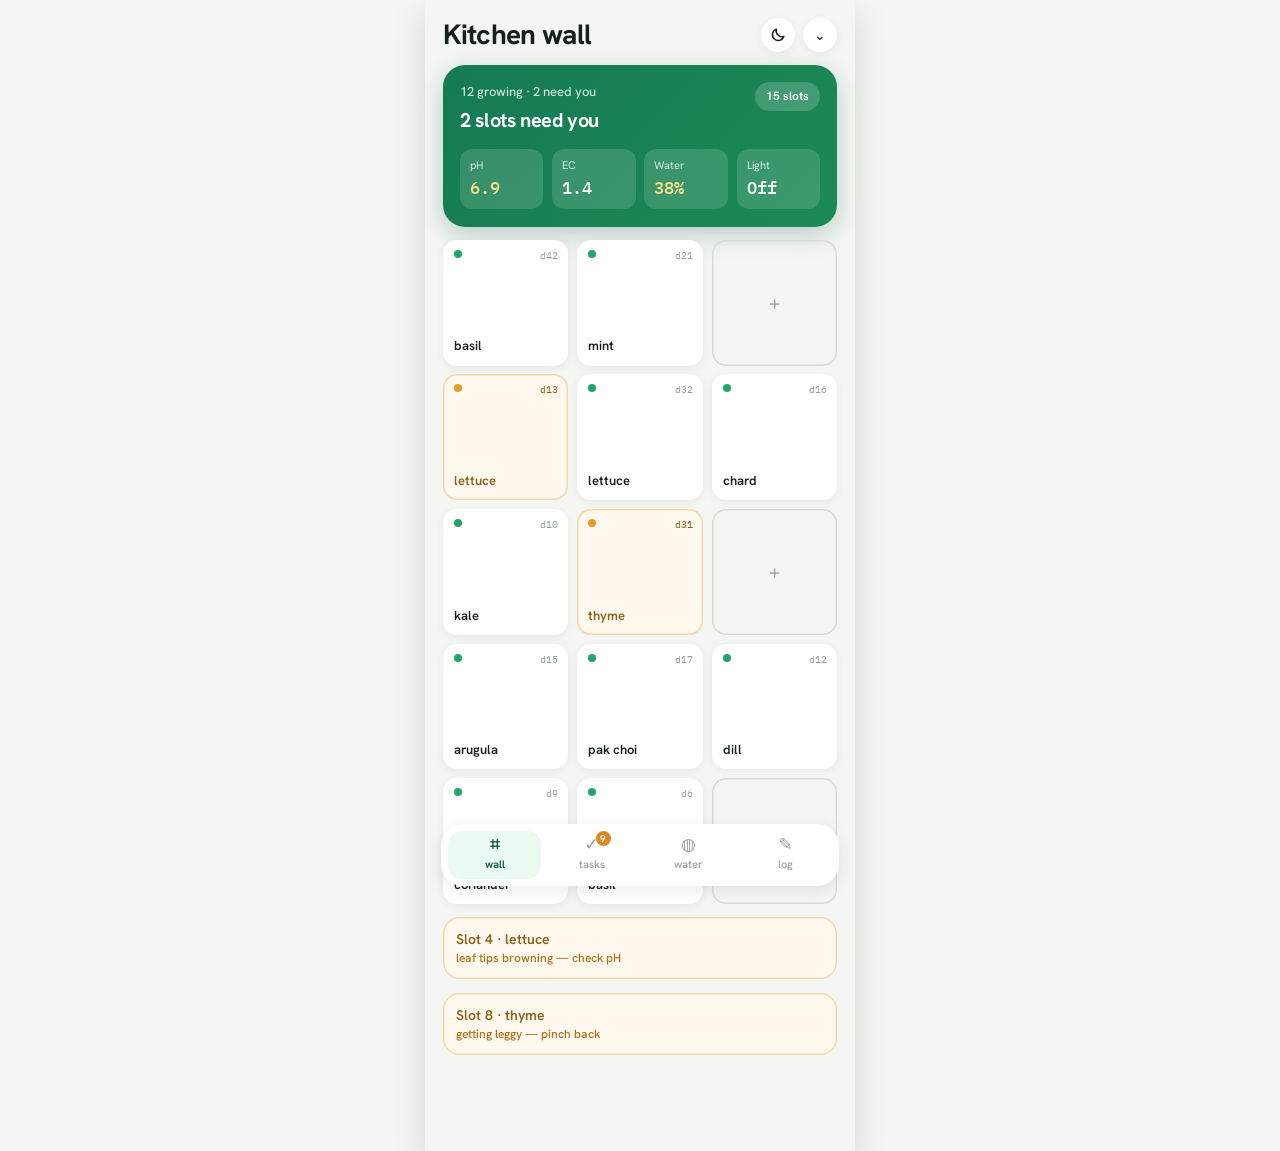
<file: index.html>
<!DOCTYPE html>
<html lang="en">
<head>
<meta charset="utf-8">
<meta name="viewport" content="width=device-width, initial-scale=1, viewport-fit=cover">
<title>Kitchen wall · Hydroponic Wall</title>
<link rel="icon" href="data:image/svg+xml,<svg xmlns='http://www.w3.org/2000/svg' viewBox='0 0 100 100'><text y='.9em' font-size='90'>🌿</text></svg>">
<meta name="color-scheme" content="light dark">
<!-- Set the theme before stylesheets paint, so there's no light-mode flash. -->
<script>(function(){try{var s=localStorage.getItem('hydro-theme');var d=s==='dark'||(s!=='light'&&matchMedia('(prefers-color-scheme: dark)').matches);document.documentElement.setAttribute('data-theme',d?'dark':'light');}catch(e){}})();</script>
<link rel="stylesheet" href="css/organic.css">
<link rel="stylesheet" href="css/app.css">
</head>
<body>
<main class="app" id="app" aria-live="polite"></main>
<script src="js/theme.js"></script>
<script src="js/photos.js"></script>
<script src="js/notify.js"></script>
<script src="js/store.js"></script>
<script src="js/app.js"></script>
</body>
</html>
</file>
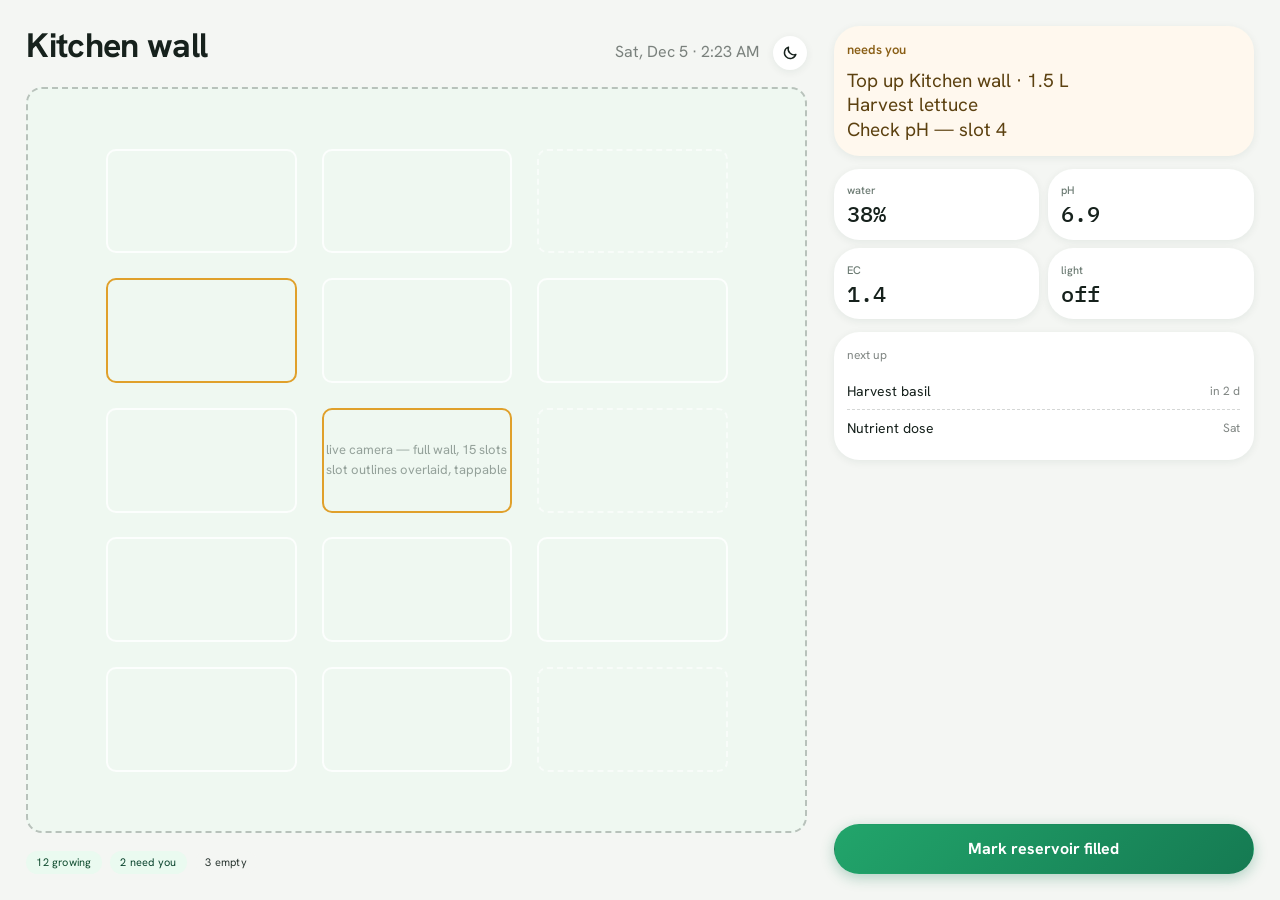
<file: tablet.html>
<!DOCTYPE html>
<html lang="en">
<head>
<meta charset="utf-8">
<meta name="viewport" content="width=device-width, initial-scale=1">
<title>Kitchen wall · Tablet</title>
<link rel="icon" href="data:image/svg+xml,<svg xmlns='http://www.w3.org/2000/svg' viewBox='0 0 100 100'><text y='.9em' font-size='90'>🌿</text></svg>">
<meta name="color-scheme" content="light dark">
<!-- Set the theme before stylesheets paint, so there's no light-mode flash. -->
<script>(function(){try{var s=localStorage.getItem('hydro-theme');var d=s==='dark'||(s!=='light'&&matchMedia('(prefers-color-scheme: dark)').matches);document.documentElement.setAttribute('data-theme',d?'dark':'light');}catch(e){}})();</script>
<link rel="stylesheet" href="css/organic.css">
<link rel="stylesheet" href="css/app.css">
</head>
<body>
<main class="tablet" id="tablet" aria-live="polite"></main>
<script src="js/theme.js"></script>
<script src="js/notify.js"></script>
<script src="js/store.js"></script>
<script src="js/tablet.js"></script>
</body>
</html>
</file>
<file: css/organic.css>
/* Organic — design-system tokens and component classes. This file is the source of truth for the system's look; retune it here and see readme.md.
   "Modern light" theme: an airy off-white ground, white cards on soft
   green-tinted shadows, one emerald accent for healthy/primary and a warm
   amber ramp reserved for anything needing attention. Hanken Grotesk carries
   text; IBM Plex Mono is kept only for numeric readouts. */
@import url('https://fonts.googleapis.com/css2?family=Hanken+Grotesk:wght@400;500;600;700&family=IBM+Plex+Mono:wght@400;500&display=swap');

:root {
  --color-bg: #f4f6f3;
  --color-surface: #ffffff;
  --color-text: #16211c;
  --color-accent: #157a52;
  --color-accent-2: #1c8a56;
  --color-divider: color-mix(in srgb, #16211c 10%, transparent);

  /* Tonal ramps — generated in OKLCH on one shared lightness scale, so the
     same step of any role matches the others in visual value. */
  --color-neutral-100: #f4f6f3;
  --color-neutral-200: #e7ebe7;
  --color-neutral-300: #d6ddd7;
  --color-neutral-400: #b8c2bb;
  --color-neutral-500: #94a19a;
  --color-neutral-600: #6b7a72;
  --color-neutral-700: #4a5852;
  --color-neutral-800: #2c3833;
  --color-neutral-900: #16211c;

  /* Accent — emerald. Healthy, primary, active. */
  --color-accent-100: #eafaf0;
  --color-accent-200: #cdefdb;
  --color-accent-300: #9fe0bb;
  --color-accent-400: #5cc78f;
  --color-accent-500: #22a56b;
  --color-accent-600: #157a52;
  --color-accent-700: #0f5c3d;
  --color-accent-800: #0b442e;
  --color-accent-900: #06281b;

  /* Accent-2 — a fresh mint used for subtle healthy fills and success. */
  --color-accent-2-100: #eafaf0;
  --color-accent-2-200: #d4f2e0;
  --color-accent-2-300: #b7e6c9;
  --color-accent-2-400: #7fd1a3;
  --color-accent-2-500: #35b579;
  --color-accent-2-600: #1c8a56;
  --color-accent-2-700: #14683f;
  --color-accent-2-800: #124e31;
  --color-accent-2-900: #0a2f1d;

  /* Warn — amber. Reserved for attention: drift, low reservoir, prune, due. */
  --color-warn-100: #fff8ee;
  --color-warn-200: #fdeccd;
  --color-warn-300: #f0d9ab;
  --color-warn-400: #e8bf6f;
  --color-warn-500: #e0a02b;
  --color-warn-600: #d98a1f;
  --color-warn-700: #b06f14;
  --color-warn-800: #8a5f16;
  --color-warn-900: #5c4110;

  --font-heading: "Hanken Grotesk", system-ui, sans-serif;
  --font-heading-weight: 700;
  --font-body: "Hanken Grotesk", system-ui, sans-serif;
  --font-mono: "IBM Plex Mono", ui-monospace, Menlo, monospace;

  --space-1: 4.4px;
  --space-2: 8.8px;
  --space-3: 13.2px;
  --space-4: 17.6px;
  --space-6: 26.4px;
  --space-8: 35.2px;

  --radius-sm: 10px;
  --radius-md: 16px;
  --radius-lg: 22px;

  /* Elevation — soft, green-tinted shadows that lift white cards off the
     off-white ground without a hard edge. */
  --shadow-sm: 0 2px 8px color-mix(in srgb, #143c28 7%, transparent);
  --shadow-md: 0 4px 16px color-mix(in srgb, #143c28 10%, transparent);
  --shadow-lg: 0 12px 32px color-mix(in srgb, #143c28 15%, transparent);

  color-scheme: light;
}

/* ── Dark theme ──────────────────────────────────────────────────────────
   The same emerald/amber system re-grounded on a deep green-black. The
   neutral ramp inverts (100 darkest → 900 lightest) so every "muted text /
   hairline / inverse-surface" usage keeps its meaning; accents lighten so
   they carry on the dark ground. Only tokens change here — no component
   rule is redefined. */
:root[data-theme="dark"] {
  --color-bg: #0f1613;
  --color-surface: #18211d;
  --color-text: #e3ebe5;
  --color-divider: color-mix(in srgb, #e3ebe5 14%, transparent);

  --color-neutral-100: #1a231e;
  --color-neutral-200: #232e28;
  --color-neutral-300: #303c35;
  --color-neutral-400: #47524b;
  --color-neutral-500: #7f8d85;
  --color-neutral-600: #9aa8a0;
  --color-neutral-700: #b7c3bc;
  --color-neutral-800: #d2dad4;
  --color-neutral-900: #e8efe9;

  /* Accent — emerald, brightened; the light/dark ends swap so tint-bg and
     accent-text keep contrast (100 → dark tint, 700+ → light green). */
  --color-accent: #3cc082;
  --color-accent-2: #35b579;
  --color-accent-100: #15291e;
  --color-accent-200: #1a3626;
  --color-accent-300: #1f4a31;
  --color-accent-400: #2f8a5c;
  --color-accent-500: #2fb277;
  --color-accent-600: #35b579;
  --color-accent-700: #7fd1a3;
  --color-accent-800: #b7e6c9;
  --color-accent-900: #eafaf0;

  --color-accent-2-100: #15291e;
  --color-accent-2-200: #1a3626;
  --color-accent-2-300: #1f4a31;
  --color-accent-2-400: #2f8a5c;
  --color-accent-2-500: #35b579;
  --color-accent-2-600: #46c489;
  --color-accent-2-700: #8bd7ac;
  --color-accent-2-800: #bfead0;
  --color-accent-2-900: #eafaf0;

  /* Warn — amber, re-grounded: dark tint bg, light amber text. */
  --color-warn-100: #2c2110;
  --color-warn-200: #3b2c14;
  --color-warn-300: #574019;
  --color-warn-400: #8a6420;
  --color-warn-500: #e0a02b;
  --color-warn-600: #eab24a;
  --color-warn-700: #f2cd7d;
  --color-warn-800: #f7e0aa;
  --color-warn-900: #fdf3dd;

  --shadow-sm: 0 2px 8px rgba(0, 0, 0, 0.42);
  --shadow-md: 0 6px 18px rgba(0, 0, 0, 0.5);
  --shadow-lg: 0 14px 36px rgba(0, 0, 0, 0.58);

  color-scheme: dark;
}

body {
  background: var(--color-bg);
  color: var(--color-text);
  font-family: var(--font-body);
}
h1, h2, h3, h4 { font-family: var(--font-heading); font-weight: var(--font-heading-weight); }

.washed{filter:saturate(0.6) contrast(0.85) brightness(1.1) opacity(0.94)}

/* ══════════════════════════════════════════════════════════════════════════
   Components — built with the tokens above. Plain CSS
   on plain HTML: no JavaScript, no build step. Each class is documented in
   readme.md and demonstrated in foundations/ and components/.
   ══════════════════════════════════════════════════════════════════════ */

*, *::before, *::after { box-sizing: border-box; }
body { margin: 0; font-size: 15px; line-height: 1.55; font-weight: 400; }
h1, h2, h3, h4, h5, h6 {
  font-family: var(--font-heading); font-weight: var(--font-heading-weight);
  line-height: 1.14; letter-spacing: -0.02em; margin: 0 0 var(--space-2);
}
h1 { font-size: 42px; }
h2 { font-size: 32px; }
h3 { font-size: 25px; }
h4 { font-size: 20px; }
h5 { font-size: 16px; }
h6 { font-size: 13px; }
h6 { letter-spacing: 0.08em; text-transform: uppercase; }
p { margin: 0 0 var(--space-3); }
a { color: var(--color-accent); text-underline-offset: 3px; }
img { display: block; max-width: 100%; }
figure { margin: 0; }
figcaption {
  font-size: 11px; margin-top: var(--space-1);
  color: color-mix(in srgb, var(--color-text) 55%, transparent);
}
.text-muted { color: color-mix(in srgb, var(--color-text) 55%, transparent); }
:focus { outline: none; }
:focus-visible { outline: 2px solid var(--color-accent); outline-offset: 2px; }
::selection { background: color-mix(in srgb, var(--color-accent) 30%, transparent); }

/* — rules — */
.hr {
  height: 1px; border: 0; margin: var(--space-4) 0;
  background: var(--color-divider);
}

/* — buttons — */
.btn {
  display: inline-flex; align-items: center; justify-content: center; gap: 6px;
  cursor: pointer; text-decoration: none;
  font-family: var(--font-heading); font-weight: var(--font-heading-weight);
  font-size: 14px; line-height: 1.2; color: var(--color-text); /* matches the .input's 14px —
     the pair sits side by side in sign-up rows */
  background: transparent; border: 1px solid transparent;
  padding: var(--space-2) calc(var(--space-3) * 1.2);
  border-radius: var(--radius-md);
}
.btn svg { display: block; }
.btn:disabled { opacity: 0.45; cursor: not-allowed; }
.btn-primary {
  background: linear-gradient(135deg, var(--color-accent-500), var(--color-accent-600));
  color: #fff; box-shadow: 0 4px 14px color-mix(in srgb, var(--color-accent-600) 30%, transparent);
}
.btn-primary:hover { background: linear-gradient(135deg, var(--color-accent-600), var(--color-accent-700)); }
.btn-primary:active { background: var(--color-accent-700); box-shadow: none; }
.btn-secondary { border-color: var(--color-divider); }
.btn-secondary:hover { background: color-mix(in srgb, var(--color-text) 7%, transparent); }
.btn-secondary:active { background: color-mix(in srgb, var(--color-text) 14%, transparent); }
.btn-ghost { color: var(--color-accent); padding-inline: var(--space-1); }
.btn-ghost:hover { background: color-mix(in srgb, var(--color-accent) 10%, transparent); }
.btn-ghost:active { background: color-mix(in srgb, var(--color-accent) 18%, transparent); }
.btn-icon { width: 36px; height: 36px; padding: 0; }
.btn-block { width: 100%; margin-top: var(--space-2); }

/* — forms — */
.field > label {
  display: block; font-size: 12px; margin-bottom: 5px;
  color: color-mix(in srgb, var(--color-text) 70%, transparent);
}
.input {
  width: 100%; min-height: 36px; padding: 6px 10px; font: inherit;
  font-size: 14px; color: var(--color-text); caret-color: var(--color-accent);
  background: var(--color-surface);
  border: 1px solid var(--color-divider); border-radius: var(--radius-md);
}
.input:hover { border-color: color-mix(in srgb, var(--color-text) 45%, transparent); }
.input:focus-visible { border-color: var(--color-accent); outline-offset: 0; }
textarea.input { min-height: 90px; resize: vertical; }
.radio { display: inline-flex; align-items: center; gap: 8px; cursor: pointer; font-size: 14px; }
.radio input, .seg-opt input {
  position: absolute; opacity: 0; width: 0; height: 0; pointer-events: none;
}
.radio .dot {
  width: 16px; height: 16px; flex: none; border-radius: 50%;
  border: 1.5px solid var(--color-divider);
}
.radio:hover .dot { border-color: var(--color-accent); }
.radio input:checked + .dot {
  border-color: var(--color-accent); background: var(--color-accent);
  box-shadow: inset 0 0 0 4px var(--color-bg);
}
.radio input:focus-visible + .dot { outline: 2px solid var(--color-accent); outline-offset: 2px; }
.seg {
  display: inline-flex; overflow: hidden;
  border: 1px solid var(--color-divider); border-radius: var(--radius-md);
}
.seg-opt {
  display: inline-flex; align-items: center; gap: 6px;
  padding: 7px 12px; font-size: 13px; cursor: pointer;
}
.seg-opt + .seg-opt { border-left: 1px solid var(--color-divider); }
.seg-opt:has(input:checked) { background: var(--color-accent); color: var(--color-bg); }
.seg-opt:not(:has(input:checked)):hover { background: color-mix(in srgb, var(--color-text) 7%, transparent); }
.seg-opt:has(input:focus-visible) { outline: 2px solid var(--color-accent); outline-offset: -2px; }

/* — cards — */
.card {
  display: flex; flex-direction: column; gap: var(--space-2);
  padding: var(--space-3); border-radius: var(--radius-md); background: var(--color-surface);
  box-shadow: var(--shadow-sm);
}
.card-kicker { font-size: 10px; letter-spacing: 0.1em; text-transform: uppercase; color: var(--color-accent); }
.card-title {
  font-family: var(--font-heading); font-weight: var(--font-heading-weight);
  font-size: 17px; line-height: 1.2;
}
.card-body { margin: 0; font-size: 13px; opacity: 0.8; flex: 1; }
.card-meta {
  display: flex; align-items: center; gap: 6px; font-size: 11px;
  color: color-mix(in srgb, var(--color-text) 50%, transparent);
}
.elev-sm { box-shadow: var(--shadow-sm); }
.elev-md { box-shadow: var(--shadow-md); }
.elev-lg { box-shadow: var(--shadow-lg); }

/* — tags — */
.tag {
  display: inline-flex; align-items: center; font-size: 11px;
  letter-spacing: 0.02em; padding: 3px 10px;
  border-radius: calc(var(--radius-md) * 0.75);
}
.tag-accent { background: var(--color-accent-100); color: var(--color-accent-800); }
.tag-accent-2 { background: var(--color-accent-2-100); color: var(--color-accent-2-800); }
.tag-neutral { background: var(--color-neutral-100); color: var(--color-neutral-800); }
.tag-outline { border: 1px solid var(--color-accent); color: var(--color-accent); }

/* — navigation — */
.nav {
  display: flex; align-items: center; gap: var(--space-4);
  padding: var(--space-3) var(--space-4);
  border-bottom: none;
}
.nav-brand {
  font-family: var(--font-heading); font-weight: var(--font-heading-weight);
  font-size: 18px; margin-right: auto;
}
.nav a { color: inherit; text-decoration: none; font-size: 14px; }
.nav a:hover, .nav a[aria-current='page'] { color: var(--color-accent); }

/* — tables — */
.table { width: 100%; border-collapse: collapse; font-size: 14px; }
.table th {
  text-align: left; font-size: 11px; letter-spacing: 0.08em; text-transform: uppercase;
  color: color-mix(in srgb, var(--color-text) 60%, transparent);
  padding: var(--space-2); border-bottom: 1px solid var(--color-divider);
}
.table td {
  padding: var(--space-2);
  border-bottom: 1px solid color-mix(in srgb, var(--color-text) 8%, transparent);
}
.table tbody tr:hover { background: color-mix(in srgb, var(--color-text) 4%, transparent); }

/* — dialog — */
.dialog-backdrop {
  position: fixed; inset: 0; display: grid; place-items: center;
  padding: var(--space-4);
  background: color-mix(in srgb, var(--color-neutral-900) 50%, transparent);
}
.dialog {
  width: min(440px, 100%); display: flex; flex-direction: column; gap: var(--space-3);
  padding: var(--space-4); border-radius: var(--radius-lg);
  background: var(--color-surface); box-shadow: var(--shadow-lg);
}
.dialog-title {
  font-family: var(--font-heading); font-weight: var(--font-heading-weight);
  font-size: 20px;
}
.dialog-body { font-size: 14px; opacity: 0.85; }
.dialog-actions { display: flex; justify-content: flex-end; gap: var(--space-2); margin-top: var(--space-2); }

/* — rounded frame: everything softens, small controls go pill — */
.card, .dialog { border-radius: calc(var(--radius-lg) * 1.15); }
.btn, .tag, .seg, .input { border-radius: 999px; }
.input { padding-inline: 14px; }
</file>
<file: css/app.css>
/* App layer on top of the Organic design system tokens (css/organic.css). */

html, body { height: 100%; }
body { -webkit-tap-highlight-color: transparent; }

.sr-only {
  position: absolute; width: 1px; height: 1px; overflow: hidden;
  clip: rect(0 0 0 0); white-space: nowrap;
}

/* ── phone shell ─────────────────────────────────────────────────────── */
.app {
  position: relative;
  max-width: 430px; min-height: 100dvh; margin: 0 auto;
  display: flex; flex-direction: column;
  background: var(--color-bg);
}
@media (min-width: 480px) {
  .app { box-shadow: var(--shadow-lg); }
}

.screen {
  flex: 1; display: flex; flex-direction: column; gap: var(--space-3);
  padding: var(--space-4) var(--space-4) 96px;
}
.screen-title { font-size: 28px; margin: 0; letter-spacing: -0.025em; }
.screen-head { display: flex; justify-content: space-between; align-items: center; gap: var(--space-2); }
.head-actions { display: flex; align-items: center; gap: var(--space-2); flex: none; }

/* round icon buttons in headers (theme, setup switcher) */
.round-btn {
  width: 34px; height: 34px; flex: none;
  display: flex; align-items: center; justify-content: center;
  border: 0; border-radius: 50%;
  background: var(--color-surface); box-shadow: var(--shadow-sm); cursor: pointer;
  color: var(--color-text); line-height: 1;
}
.round-btn:hover { box-shadow: var(--shadow-md); }
.round-btn svg { display: block; }

.pill-row { display: flex; flex-wrap: wrap; gap: var(--space-2); }

/* ── home hero status card ───────────────────────────────────────────── */
.hero {
  padding: var(--space-4); border-radius: var(--radius-lg);
  background: linear-gradient(135deg, var(--color-accent-600), var(--color-accent-2-600));
  box-shadow: 0 8px 24px color-mix(in srgb, var(--color-accent-700) 26%, transparent);
  display: flex; flex-direction: column; gap: var(--space-3); color: #fff;
}
.hero-top { display: flex; justify-content: space-between; align-items: flex-start; gap: var(--space-2); }
.hero-lede { display: flex; flex-direction: column; gap: 2px; }
.hero-sub { font-size: 13px; font-weight: 500; color: color-mix(in srgb, #fff 78%, transparent); }
.hero-headline { font-family: var(--font-heading); font-weight: 700; font-size: 20px; letter-spacing: -0.02em; }
.hero-chip {
  flex: none; padding: 5px 11px; border-radius: 999px;
  background: color-mix(in srgb, #fff 18%, transparent);
  font-size: 12px; font-weight: 600;
}
.hero-vitals { display: grid; grid-template-columns: repeat(4, 1fr); gap: var(--space-2); }
.hero-vital {
  display: flex; flex-direction: column; gap: 1px;
  padding: 8px 10px; border-radius: 12px;
  background: color-mix(in srgb, #fff 14%, transparent);
}
.hero-vital span { font-size: 11px; color: color-mix(in srgb, #fff 78%, transparent); }
.hero-vital b { font-family: var(--font-mono); font-weight: 500; font-size: 17px; }
.hero-vital.warn b { color: #ffe08a; }

/* ── tab bar — floating pill ─────────────────────────────────────────── */
.tabbar {
  position: fixed; bottom: calc(14px + env(safe-area-inset-bottom)); left: 50%; transform: translateX(-50%);
  width: calc(100% - 32px); max-width: 398px; height: 62px;
  display: flex; align-items: stretch; gap: 4px; padding: 7px;
  background: var(--color-surface); border-radius: var(--radius-lg);
  box-shadow: var(--shadow-md);
}
.tabbar button {
  flex: 1; display: flex; flex-direction: column; align-items: center; justify-content: center; gap: 3px;
  font: inherit; font-size: 11px; font-weight: 500; color: var(--color-neutral-500);
  background: none; border: 0; border-radius: 14px; cursor: pointer;
}
.tabbar button .ico { font-size: 17px; line-height: 1; }
.tabbar button[aria-current='page'] {
  color: var(--color-accent-700); font-weight: 600;
  background: var(--color-accent-100);
}

/* ── setup switcher ──────────────────────────────────────────────────── */
.setup-toggle {
  width: 34px; height: 34px; flex: none; align-self: center;
  border: 0; border-radius: 50%;
  background: var(--color-surface); box-shadow: var(--shadow-sm); cursor: pointer;
  font-size: 14px; line-height: 1; color: var(--color-text);
}
.setup-toggle:hover { box-shadow: var(--shadow-md); }
.setup-toggle[aria-expanded='true'] { background: var(--color-accent-600); color: #fff; }

/* ── wall grid (home, 1a) ────────────────────────────────────────────── */
.wall-frame {
  display: grid; grid-template-columns: repeat(3, 1fr); gap: var(--space-2);
}

/* ── tower (vertical pods around a central column) ───────────────────── */
.tower-frame {
  position: relative; padding: var(--space-2) var(--space-3);
}
.tower-frame::before {
  content: ''; position: absolute; z-index: 0;
  top: 0; bottom: 0; left: 50%; width: 8px;
  transform: translateX(-50%);
  background: var(--color-neutral-300); border-radius: 999px;
}
.tower-grid {
  position: relative; z-index: 1;
  display: grid; gap: var(--space-2) var(--space-4);
}
.tower-grid .slot { aspect-ratio: 1.6; }

/* ── shelves (rows of slots on shelf boards) ─────────────────────────── */
.shelves-frame { display: flex; flex-direction: column; gap: var(--space-3); }
.shelf-slots { display: grid; gap: var(--space-2); }
.shelf-slots .slot { aspect-ratio: 1.05; font-size: 10.5px; padding: 8px; }
.shelf-board {
  height: 6px; margin-top: var(--space-1);
  background: var(--color-neutral-300); border-radius: 999px;
}
.shelf-label {
  font-size: 10px; margin-top: 3px; font-weight: 500;
  color: var(--color-neutral-500);
}
.slot {
  aspect-ratio: 1; position: relative; overflow: hidden;
  display: flex; flex-direction: column; justify-content: flex-end; gap: 1px;
  padding: 9px 11px;
  font: inherit; font-size: 13px; font-weight: 600; text-align: left; color: var(--color-text);
  background: var(--color-surface);
  border: 0; border-radius: 14px; box-shadow: var(--shadow-sm);
  cursor: pointer; transition: box-shadow .15s, transform .15s;
}
.slot::before {
  content: ''; position: absolute; top: 10px; left: 11px;
  width: 8px; height: 8px; border-radius: 50%; background: var(--color-accent-500);
}
.slot:hover { box-shadow: var(--shadow-md); transform: translateY(-1px); }
.slot .slot-day {
  position: absolute; top: 8px; right: 10px;
  font-family: var(--font-mono); font-size: 10px; font-weight: 400;
  color: var(--color-neutral-500);
}
.slot-attn {
  background: var(--color-warn-100);
  box-shadow: inset 0 0 0 1.5px var(--color-warn-300);
}
.slot-attn, .slot-attn .slot-day { color: var(--color-warn-800); }
.slot-attn::before { background: var(--color-warn-500); }
.slot-empty {
  justify-content: center; align-items: center;
  background: transparent; box-shadow: inset 0 0 0 1.5px var(--color-neutral-300);
  color: var(--color-neutral-500); font-size: 20px; font-weight: 400;
}
.slot-empty::before { display: none; }
.slot-empty:hover { box-shadow: inset 0 0 0 1.5px var(--color-accent); color: var(--color-accent); transform: none; }

/* move mode */
.move-banner {
  flex-direction: row; align-items: center; gap: var(--space-2);
  background: var(--color-accent-100); font-size: 13px; line-height: 1.4;
}
.move-banner span { flex: 1; }
.move-banner .btn { flex: none; }
.slot-move-target { border-color: var(--color-accent-500); color: var(--color-accent-600); }
.slot-move-target:hover { background: var(--color-accent-100); }
.slot-move-source { opacity: 0.55; outline: 2px solid var(--color-accent-500); outline-offset: 2px; }

.attn-note {
  display: flex; flex-direction: column; gap: 1px;
  padding: var(--space-3); border-radius: var(--radius-md);
  background: var(--color-warn-100); box-shadow: inset 0 0 0 1.5px var(--color-warn-300);
  font-size: 14px; font-weight: 600; line-height: 1.35; color: var(--color-warn-800); cursor: pointer;
}
.attn-note small { display: block; font-size: 12px; font-weight: 500; color: var(--color-warn-700); }

/* ── reservoir / vitals (water, 2b) ──────────────────────────────────── */
.res-card { flex-direction: row; align-items: center; gap: var(--space-4); }
.res-tank {
  width: 54px; height: 80px; flex: none;
  border: 2.5px solid var(--color-neutral-800); border-radius: 10px;
  display: flex; align-items: flex-end; overflow: hidden; background: var(--color-neutral-100);
}
.res-fill { width: 100%; background: linear-gradient(180deg, #4a9fd4, #2f7fb5); transition: height .4s ease; }
.res-num { font-family: var(--font-mono); font-weight: 500; font-size: 30px; line-height: 1.1; }

.vitals { display: grid; grid-template-columns: 1fr 1fr; gap: var(--space-2); }
.vital { gap: 2px; padding: var(--space-3); }
.vital .v-label { font-size: 11px; font-weight: 500; color: var(--color-neutral-600); }
.vital .v-value { font-family: var(--font-mono); font-weight: 500; font-size: 24px; line-height: 1.15; }
.vital .v-note { font-size: 11px; color: var(--color-neutral-600); }
.vital .v-note.warn { color: var(--color-warn-700); font-weight: 600; }

.light-track {
  height: 22px; display: flex; overflow: hidden;
  border-radius: 999px; background: var(--color-neutral-200);
}
.light-on { background: var(--color-warn-500); }

/* ── progress bars ───────────────────────────────────────────────────── */
.meter {
  height: 10px; overflow: hidden; border-radius: 999px;
  background: var(--color-neutral-200);
}
.meter > i { display: block; height: 100%; border-radius: 999px; background: linear-gradient(90deg, var(--color-accent-500), var(--color-accent-2-500)); }
.meter.warn > i { background: linear-gradient(90deg, var(--color-warn-500), var(--color-warn-400)); }
.meter-row { display: flex; justify-content: space-between; font-size: 12px; color: color-mix(in srgb, var(--color-text) 55%, transparent); }

/* ── photo / camera placeholders ─────────────────────────────────────── */
.ph-dash {
  border: 2px dashed var(--color-neutral-400); border-radius: var(--radius-md);
  display: flex; align-items: center; justify-content: center; text-align: center;
  font-size: 12px; color: var(--color-neutral-500);
}

/* ── plant photos (growth timeline) ──────────────────────────────────── */
.photo-sec { display: flex; flex-direction: column; gap: var(--space-2); }
.photo-hero {
  position: relative; border-radius: var(--radius-md); overflow: hidden;
  background: var(--color-neutral-200);
}
.photo-hero img { width: 100%; height: 190px; object-fit: cover; display: block; }
.photo-date {
  position: absolute; left: 10px; bottom: 8px;
  font-size: 11px; padding: 2px 10px; border-radius: 999px;
  background: color-mix(in srgb, var(--color-neutral-900) 65%, transparent);
  color: var(--color-neutral-100);
}
.photo-del {
  position: absolute; top: 8px; right: 8px;
  width: 26px; height: 26px; border-radius: 50%; border: 0; cursor: pointer;
  background: color-mix(in srgb, var(--color-neutral-900) 55%, transparent);
  color: var(--color-neutral-100); font-size: 12px; line-height: 1;
}
.photo-del:hover { background: var(--color-neutral-900); }
.photo-strip { display: flex; gap: var(--space-2); overflow-x: auto; padding-bottom: 2px; }
.photo-thumb {
  position: relative; flex: none; width: 56px; height: 56px; padding: 0;
  border: 2px solid transparent; border-radius: 10px; overflow: hidden;
  background: var(--color-neutral-200); cursor: pointer;
}
.photo-thumb img { width: 100%; height: 100%; object-fit: cover; display: block; }
.photo-thumb.on { border-color: var(--color-accent); }
.photo-thumb span {
  position: absolute; left: 4px; bottom: 2px;
  font-size: 9px; color: #fff; text-shadow: 0 1px 2px rgba(0, 0, 0, .65);
}
.photo-add {
  flex: none; width: 56px; height: 56px;
  display: flex; align-items: center; justify-content: center;
  border: 2px dashed var(--color-neutral-400); border-radius: 10px;
  color: var(--color-neutral-500); font-size: 18px; cursor: pointer;
}
.photo-add:hover { border-color: var(--color-accent); color: var(--color-accent); }

/* ── list rows (log, tasks, notes) ───────────────────────────────────── */
.rows { display: flex; flex-direction: column; }
.row {
  display: flex; gap: var(--space-3); align-items: center;
  padding: var(--space-2) 0; font-size: 14px;
  border-bottom: 1px dashed color-mix(in srgb, var(--color-text) 18%, transparent);
}
.row:last-child { border-bottom: 0; }
.row .row-main { flex: 1; line-height: 1.3; }
.row .row-sub { font-size: 12px; color: color-mix(in srgb, var(--color-text) 55%, transparent); }
.row .row-when { font-size: 12px; color: color-mix(in srgb, var(--color-text) 55%, transparent); white-space: nowrap; }
.row-thumb {
  width: 36px; height: 36px; flex: none; border-radius: 9px;
  display: flex; align-items: center; justify-content: center; font-size: 15px;
  background: var(--color-accent-2-100); border: 1.5px solid var(--color-accent-2-300);
}
.row-thumb.maint { background: var(--color-neutral-200); border-color: var(--color-neutral-400); }

/* tasks */
.task-row { cursor: pointer; }
.task-check {
  width: 22px; height: 22px; flex: none; border-radius: 50%;
  border: 2px solid var(--color-neutral-700); background: transparent;
  display: flex; align-items: center; justify-content: center;
  color: transparent; font-size: 13px;
}
.task-done .task-check { background: var(--color-accent-2-600); border-color: var(--color-accent-2-600); color: #fff; }
.task-done .row-main { text-decoration: line-through; opacity: .55; }

/* reminders */
.rem-ico {
  width: 30px; height: 30px; flex: none; border-radius: 50%;
  display: flex; align-items: center; justify-content: center; font-size: 13px;
}
.rem-water { background: #dceaf5; }
.rem-harvest { background: var(--color-accent-2-100); }
.rem-urgent { color: var(--color-warn-700); font-weight: 600; }
.rem-snooze {
  flex: none; font: inherit; font-size: 11px; padding: 3px 10px;
  border: 1px solid var(--color-divider); border-radius: 999px;
  background: none; cursor: pointer;
  color: color-mix(in srgb, var(--color-text) 60%, transparent);
}
.rem-snooze:hover { border-color: var(--color-accent); color: var(--color-accent); }

/* tab badge */
.tabbar .ico { position: relative; }
.tab-badge {
  position: absolute; top: -5px; right: -12px;
  min-width: 15px; height: 15px; padding: 0 4px; border-radius: 999px;
  background: var(--color-warn-600); color: #fff;
  font: 600 10px/15px var(--font-body); text-align: center;
}

/* notes */
.notes { border-left: 3px solid var(--color-neutral-300); padding-left: var(--space-3); font-size: 14px; line-height: 1.45; }
.notes b { font-weight: 600; }

/* ── stat pair (log header) ──────────────────────────────────────────── */
.stat-pair { flex-direction: row; justify-content: space-between; background: var(--color-accent-2-100); }
.stat-pair .stat { display: flex; flex-direction: column; }
.stat-pair .stat:last-child { text-align: right; }
.stat-pair .stat-num { font-family: var(--font-mono); font-weight: 500; font-size: 26px; line-height: 1.1; }
.stat-pair .stat-label { font-size: 12px; color: color-mix(in srgb, var(--color-text) 55%, transparent); }

/* ── yield chart ─────────────────────────────────────────────────────── */
.chart { display: flex; flex-direction: column; gap: 4px; }
.chart-plot {
  display: flex; align-items: flex-end; gap: 6px;
  height: 110px; padding-top: 14px;
  border-bottom: 1.5px solid color-mix(in srgb, var(--color-text) 35%, transparent);
}
.chart-col { position: relative; flex: 1; height: 100%; display: flex; align-items: flex-end; cursor: default; }
.chart-bar {
  width: 100%; min-height: 2px;
  background: var(--chart-series, #22a56b);
  border-radius: 5px 5px 0 0; /* rounded data-end, flat baseline */
}
.chart-col:hover .chart-bar { background: color-mix(in srgb, var(--chart-series, #22a56b) 80%, var(--color-text)); }
.chart-col .chart-tip {
  display: none; position: absolute; bottom: calc(100% + 2px); left: 50%; transform: translateX(-50%);
  padding: 2px 8px; border-radius: 6px; white-space: nowrap;
  background: var(--color-neutral-900); color: var(--color-neutral-100); font-size: 11px;
  pointer-events: none; z-index: 2;
}
.chart-col:hover .chart-tip, .chart-col:focus-visible .chart-tip { display: block; }
.chart-col .chart-max {
  position: absolute; bottom: 100%; left: 50%; transform: translateX(-50%);
  font-size: 10px; white-space: nowrap;
  color: color-mix(in srgb, var(--color-text) 65%, transparent);
}
.chart-col:hover .chart-max { display: none; }
.chart-x { display: flex; gap: 6px; }
.chart-x span { flex: 1; text-align: center; font-size: 10px; color: color-mix(in srgb, var(--color-text) 55%, transparent); }

/* ── overlays (plant detail 2a, add plant 2c) ────────────────────────── */
.overlay {
  position: fixed; inset: 0; z-index: 10; overflow-y: auto;
  background: var(--color-bg);
}
@media (min-width: 480px) {
  .overlay { left: 50%; transform: translateX(-50%); width: 430px; box-shadow: var(--shadow-lg); }
}
.overlay .screen { padding-bottom: var(--space-4); min-height: 100dvh; }
.overlay-head { display: flex; align-items: baseline; gap: var(--space-2); }
.overlay-head .screen-title { flex: none; }
.overlay-head .slot-ref { font-size: 13px; color: color-mix(in srgb, var(--color-text) 55%, transparent); }
.back-btn {
  font: inherit; font-size: 18px; line-height: 1; padding: 4px 8px 4px 0;
  background: none; border: 0; cursor: pointer; color: var(--color-text);
  align-self: baseline;
}

.chip-row { display: flex; flex-wrap: wrap; gap: var(--space-2); }
.chip {
  font: inherit; font-size: 13px; padding: 4px 14px; border-radius: 999px;
  border: 1.5px solid var(--color-neutral-800); background: transparent; color: var(--color-text);
  cursor: pointer;
}
.chip:hover { background: color-mix(in srgb, var(--color-text) 6%, transparent); }
.chip.on { background: var(--color-neutral-900); border-color: var(--color-neutral-900); color: var(--color-neutral-100); }
.chip.chip-dashed { border-style: dashed; border-color: var(--color-neutral-400); color: var(--color-neutral-600); }

.step-label { font-size: 12px; color: color-mix(in srgb, var(--color-text) 55%, transparent); margin-top: var(--space-1); }

.species-hint { display: block; background: var(--color-accent-2-100); font-size: 13px; line-height: 1.45; }

/* setup form */
.field-row { display: flex; gap: var(--space-2); }
.field-row .field { flex: 1; }
.form-warn { color: var(--color-warn-700); font-weight: 600; }
.btn-delete { color: var(--color-warn-700); align-self: center; }
.btn-delete:hover { background: color-mix(in srgb, var(--color-warn-700) 10%, transparent); }

.action-row { display: flex; gap: var(--space-2); margin-top: auto; }
.action-row .btn { flex: 1; padding-block: var(--space-3); }

/* dialogs must sit above the plant/add overlays; keep a dark scrim in both
   themes (the neutral ramp inverts, so don't derive the scrim from it) */
.dialog-backdrop { z-index: 20; background: color-mix(in srgb, #000 45%, transparent); }

/* ── toast ───────────────────────────────────────────────────────────── */
.toast {
  position: fixed; left: 50%; bottom: 84px; transform: translateX(-50%);
  padding: 8px 18px; border-radius: 999px; z-index: 30;
  background: var(--color-neutral-900); color: var(--color-neutral-100); font-size: 13px;
  box-shadow: var(--shadow-md);
  animation: toast-in .18s ease, toast-out .3s ease 2.2s forwards;
}
@keyframes toast-in { from { opacity: 0; transform: translate(-50%, 8px); } }
@keyframes toast-out { to { opacity: 0; transform: translate(-50%, 8px); } }

/* ── tablet (2e) ─────────────────────────────────────────────────────── */
.tablet {
  min-height: 100dvh; padding: var(--space-6);
  display: flex; gap: var(--space-6);
}
.tablet-left { flex: 1.25; display: flex; flex-direction: column; gap: var(--space-4); }
.tablet-right { flex: 1; max-width: 420px; display: flex; flex-direction: column; gap: var(--space-3); }
.tablet-head { display: flex; justify-content: space-between; align-items: baseline; }
.tablet-head h1 { font-size: 34px; margin: 0; }
.tablet-clock { font-size: 16px; color: color-mix(in srgb, var(--color-text) 55%, transparent); }

.cam {
  position: relative; flex: 1; min-height: 300px;
  border: 2px dashed var(--color-neutral-400); border-radius: var(--radius-md);
  background: color-mix(in srgb, var(--color-accent-2-100) 55%, var(--color-neutral-100));
  display: flex; align-items: center; justify-content: center;
}
.cam-hint { text-align: center; font-size: 13px; color: var(--color-neutral-500); }
.cam-grid {
  position: absolute; inset: 8% 10%;
  display: grid; grid-template-columns: repeat(3, 1fr); grid-auto-rows: 1fr; gap: 4%;
}
.cam-slot {
  border: 2.5px solid color-mix(in srgb, #fff 85%, transparent); border-radius: 10px;
  background: transparent; cursor: pointer; padding: 0;
  display: flex; align-items: flex-end; justify-content: flex-start;
}
.cam-slot span {
  margin: 3px 6px; font: inherit; font-size: 11px;
  color: var(--color-neutral-800); opacity: 0; transition: opacity .15s;
}
.cam-slot:hover span, .cam-slot.picked span { opacity: 1; }
.cam-slot.attn { border-color: var(--color-warn-500); }
.cam-slot.empty { border-style: dashed; border-color: color-mix(in srgb, #fff 55%, transparent); }
.cam-slot.picked { background: color-mix(in srgb, #fff 35%, transparent); }

.needs-card { background: var(--color-warn-100); }
.needs-card:has(.needs-body.ok) { background: var(--color-accent-100); }
.needs-card .needs-kicker { font-size: 13px; font-weight: 600; color: var(--color-warn-800); }
.needs-card:has(.needs-body.ok) .needs-kicker { color: var(--color-accent-800); }
.needs-card .needs-body { font-family: var(--font-heading); font-size: 19px; line-height: 1.3; color: var(--color-warn-900); }
.needs-card .needs-body.ok { color: var(--color-accent-2-800); }

.tablet .vitals .v-value { font-size: 22px; }

@media (max-width: 760px) {
  .tablet { flex-direction: column; }
  .cam { min-height: 220px; }
}
</file>
